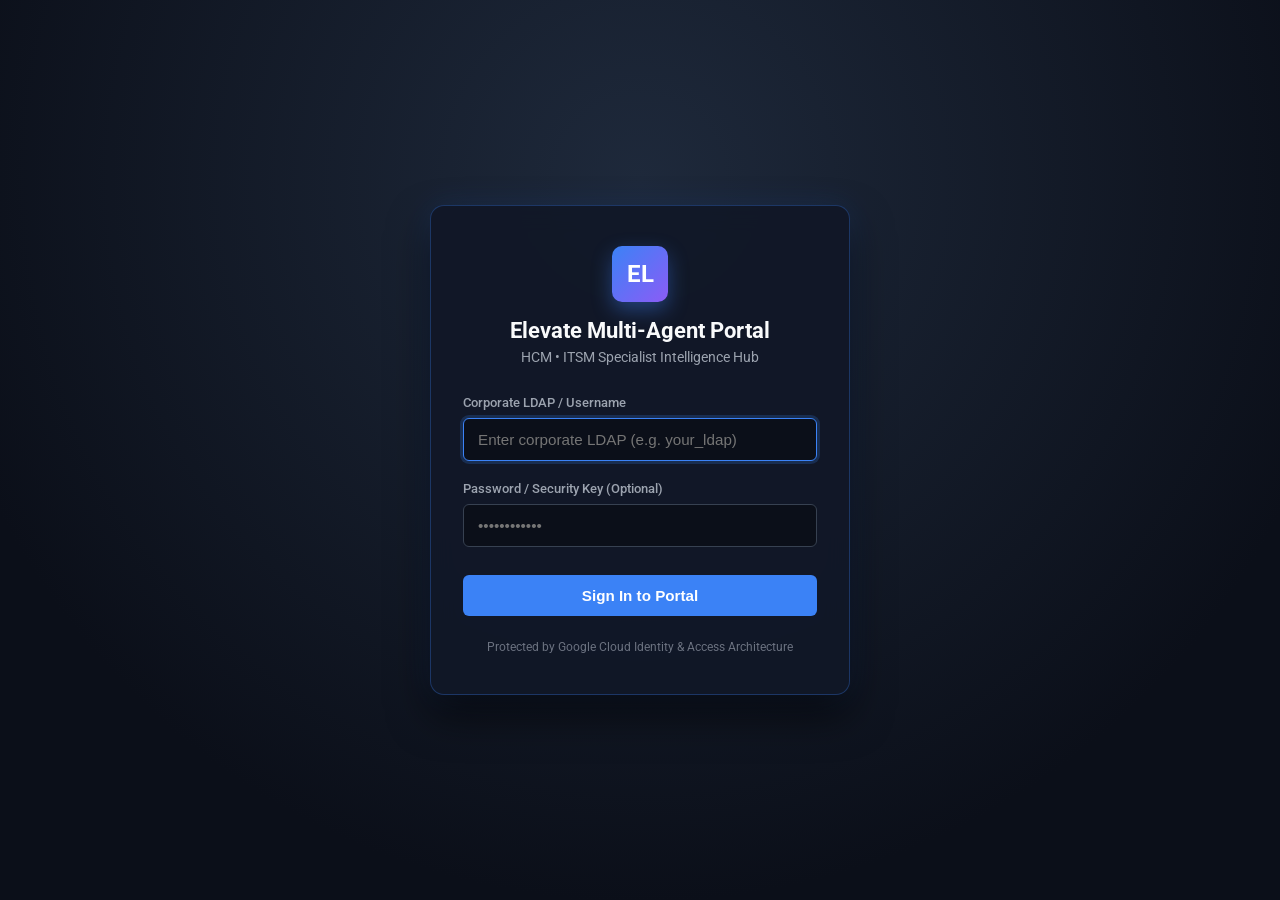
<file: static/login.html>
<!DOCTYPE html>
<html lang="en">
<head>
  <meta charset="UTF-8">
  <meta name="viewport" content="width=device-width, initial-scale=1.0">
  <title>Login — Elevate Multi-Agent Portal</title>
  <link rel="preconnect" href="https://fonts.googleapis.com">
  <link rel="preconnect" href="https://fonts.gstatic.com" crossorigin>
  <link href="https://fonts.googleapis.com/css2?family=Google+Sans:wght@400;500;600;700&family=Roboto+Mono:wght@400;500&family=Roboto:wght@400;500;700&display=swap" rel="stylesheet">
  <link rel="stylesheet" href="/static/styles.css">
  <style>
    body {
      display: flex;
      align-items: center;
      justify-content: center;
      background: radial-gradient(circle at 50% 20%, #1e293b 0%, #0b0f19 75%);
      min-height: 100vh;
      overflow: auto;
    }
    .login-card {
      width: 100%;
      max-width: 420px;
      background: rgba(17, 24, 39, 0.95);
      border: 1px solid rgba(59, 130, 246, 0.3);
      border-radius: var(--radius-lg);
      padding: 40px 32px;
      box-shadow: 0 20px 40px rgba(0, 0, 0, 0.6), 0 0 30px rgba(59, 130, 246, 0.15);
      backdrop-filter: blur(12px);
    }
    .login-header {
      text-align: center;
      margin-bottom: 30px;
    }
    .login-logo {
      width: 56px;
      height: 56px;
      margin: 0 auto 16px;
      background: linear-gradient(135deg, #3B82F6, #8B5CF6);
      border-radius: var(--radius-md);
      display: flex;
      align-items: center;
      justify-content: center;
      font-size: 1.5rem;
      font-weight: 700;
      color: #fff;
      box-shadow: 0 8px 20px rgba(59, 130, 246, 0.4);
    }
    .login-header h1 {
      font-size: 1.35rem;
      font-weight: 700;
      color: var(--text-primary);
      margin-bottom: 6px;
    }
    .login-header p {
      font-size: 0.85rem;
      color: var(--text-secondary);
    }
    .form-group {
      margin-bottom: 20px;
    }
    .form-label {
      display: block;
      font-size: 0.82rem;
      font-weight: 500;
      color: var(--text-secondary);
      margin-bottom: 8px;
    }
    .form-input {
      width: 100%;
      padding: 12px 14px;
      background: var(--bg-main);
      border: 1px solid var(--border-color);
      border-radius: var(--radius-sm);
      color: var(--text-primary);
      font-size: 0.95rem;
      transition: border-color 0.2s, box-shadow 0.2s;
    }
    .form-input:focus {
      outline: none;
      border-color: var(--accent-primary);
      box-shadow: 0 0 0 3px rgba(59, 130, 246, 0.2);
    }
    .btn-submit {
      width: 100%;
      padding: 12px;
      background: var(--accent-primary);
      color: #fff;
      border: none;
      border-radius: var(--radius-sm);
      font-weight: 600;
      font-size: 0.95rem;
      cursor: pointer;
      transition: background 0.2s, transform 0.1s;
      margin-top: 8px;
    }
    .btn-submit:hover {
      background: var(--accent-primary-hover);
    }
    .btn-submit:active {
      transform: scale(0.99);
    }
    .btn-submit:disabled {
      opacity: 0.6;
      cursor: not-allowed;
    }
    .error-box {
      display: none;
      padding: 10px 14px;
      background: rgba(239, 68, 68, 0.15);
      border: 1px solid rgba(239, 68, 68, 0.3);
      border-radius: var(--radius-sm);
      color: #fca5a5;
      font-size: 0.82rem;
      margin-bottom: 18px;
    }
    .login-footer {
      text-align: center;
      margin-top: 24px;
      font-size: 0.75rem;
      color: var(--text-muted);
    }
  </style>
</head>
<body>
  <div class="login-card">
    <div class="login-header">
      <div class="login-logo">EL</div>
      <h1>Elevate Multi-Agent Portal</h1>
      <p>HCM &bull; ITSM Specialist Intelligence Hub</p>
    </div>

    <div id="errorBox" class="error-box"></div>

    <form id="customLoginForm" onsubmit="handleLogin(event)">
      <div class="form-group">
        <label class="form-label" for="customLdapInput">Corporate LDAP / Username</label>
        <input 
          class="form-input" 
          type="text" 
          id="customLdapInput" 
          placeholder="Enter corporate LDAP (e.g. your_ldap)" 
          required 
          autocomplete="username"
          autofocus
        />
      </div>

      <div class="form-group">
        <label class="form-label" for="customPasswordInput">Password / Security Key (Optional)</label>
        <input 
          class="form-input" 
          type="password" 
          id="customPasswordInput" 
          placeholder="••••••••••••" 
          autocomplete="current-password"
        />
      </div>

      <button type="submit" id="submitBtn" class="btn-submit">Sign In to Portal</button>
    </form>

    <div class="login-footer">
      Protected by Google Cloud Identity &amp; Access Architecture
    </div>
  </div>

  <script>
    async function handleLogin(e) {
      e.preventDefault();
      const errBox = document.getElementById('errorBox');
      const submitBtn = document.getElementById('submitBtn');
      const ldapInput = document.getElementById('customLdapInput');
      const ldap = ldapInput.value.trim();

      if (!ldap) return;

      errBox.style.display = 'none';
      submitBtn.disabled = true;
      submitBtn.innerText = 'Signing in...';

      try {
        const res = await fetch('/api/auth/login', {
          method: 'POST',
          headers: { 'Content-Type': 'application/json' },
          body: JSON.stringify({ ldap: ldap })
        });
        if (!res.ok) {
          const data = await res.json();
          throw new Error(data.detail || 'Login failed');
        }
        const session = await res.json();
        localStorage.setItem('elevate_session', JSON.stringify(session));
        window.location.href = '/';
      } catch (err) {
        errBox.innerText = err.message;
        errBox.style.display = 'block';
        submitBtn.disabled = false;
        submitBtn.innerText = 'Sign In to Portal';
      }
    }
  </script>
</body>
</html>
</file>
<file: static/styles.css>
:root {
  --bg-main: #0B0F19;
  --bg-sidebar: #111827;
  --bg-card: #1F2937;
  --bg-card-hover: #2D3748;
  --border-color: #374151;
  --text-primary: #F9FAFB;
  --text-secondary: #9CA3AF;
  --text-muted: #6B7280;
  --accent-primary: #3B82F6;
  --accent-primary-hover: #2563EB;
  --accent-success: #10B981;
  --accent-warning: #F59E0B;
  --accent-danger: #EF4444;
  --accent-purple: #8B5CF6;
  --accent-cyan: #06B6D4;
  --radius-sm: 6px;
  --radius-md: 10px;
  --radius-lg: 14px;
  --font-sans: 'Google Sans', -apple-system, BlinkMacSystemFont, 'Segoe UI', Roboto, sans-serif;
  --font-mono: 'Roboto Mono', monospace;
}

* {
  box-sizing: border-box;
  margin: 0;
  padding: 0;
}

body {
  font-family: var(--font-sans);
  background-color: var(--bg-main);
  color: var(--text-primary);
  height: 100vh;
  overflow: hidden;
  display: flex;
}

.app-container,
.app-layout {
  display: flex;
  width: 100vw;
  height: 100vh;
}

/* Sidebar */
.sidebar {
  width: 400px;
  min-width: 360px;
  background-color: var(--bg-sidebar);
  border-right: 1px solid var(--border-color);
  display: flex;
  flex-direction: column;
  padding: 16px;
  gap: 12px;
  overflow-y: auto;
}

.brand {
  display: flex;
  align-items: center;
  gap: 12px;
  padding-bottom: 10px;
  border-bottom: 1px solid var(--border-color);
}

.brand-logo,
.logo-icon {
  width: 42px;
  height: 42px;
  background: linear-gradient(135deg, #3B82F6, #8B5CF6);
  border-radius: var(--radius-md);
  display: flex;
  align-items: center;
  justify-content: center;
  font-weight: 700;
  font-size: 1.15rem;
  color: #fff;
  box-shadow: 0 4px 12px rgba(59, 130, 246, 0.3);
  flex-shrink: 0;
}

.brand-info,
.brand-text {
  display: flex;
  flex-direction: column;
}

.brand-info h2,
.brand-title {
  font-size: 1.05rem;
  font-weight: 600;
  color: var(--text-primary);
}

.brand-sub {
  font-size: 0.72rem;
  color: #60A5FA;
  font-weight: 500;
}

.badge {
  display: inline-block;
  padding: 2px 8px;
  font-size: 0.7rem;
  font-weight: 600;
  border-radius: 9999px;
  text-transform: uppercase;
}

.badge-primary {
  background-color: rgba(59, 130, 246, 0.2);
  color: #60A5FA;
  border: 1px solid rgba(59, 130, 246, 0.4);
}

.section-title {
  font-size: 0.7rem;
  font-weight: 700;
  letter-spacing: 0.06em;
  color: var(--text-muted);
  text-transform: uppercase;
  margin-top: 2px;
}

/* Agent Mode Selector */
.agent-mode-selector,
.agent-mode-selector-tri {
  display: grid;
  grid-template-columns: 1fr 1fr 1fr 1fr;
  gap: 4px;
  background-color: var(--bg-card);
  padding: 4px;
  border-radius: var(--radius-md);
  border: 1px solid var(--border-color);
}

.token-config-box {
  background-color: var(--bg-card);
  border: 1px solid var(--border-color);
  border-radius: var(--radius-md);
  padding: 8px 10px;
  display: flex;
  flex-direction: column;
  gap: 6px;
}

.token-config-box label {
  font-size: 0.72rem;
  color: var(--text-secondary);
  font-weight: 500;
}

.token-input-wrapper {
  display: flex;
  align-items: center;
  background-color: var(--bg-main);
  border: 1px solid var(--border-color);
  border-radius: var(--radius-sm);
  padding: 2px 6px;
}

.token-input-wrapper input {
  flex: 1;
  background: none;
  border: none;
  outline: none;
  color: var(--text-primary);
  font-family: var(--font-mono);
  font-size: 0.75rem;
  padding: 4px 2px;
}

.btn-toggle-token {
  background: none;
  border: none;
  cursor: pointer;
  font-size: 0.85rem;
  opacity: 0.7;
  transition: opacity 0.15s;
}

.btn-toggle-token:hover {
  opacity: 1;
}

.mode-btn {
  background: none;
  border: none;
  color: var(--text-secondary);
  font-size: 0.72rem;
  font-weight: 600;
  padding: 6px 2px;
  border-radius: var(--radius-sm);
  cursor: pointer;
  display: flex;
  align-items: center;
  justify-content: center;
  gap: 3px;
  transition: all 0.15s ease;
}

.mode-btn.active {
  background-color: var(--accent-primary);
  color: white;
  box-shadow: 0 2px 6px rgba(59, 130, 246, 0.4);
}

.model-select-wrapper {
  width: 100%;
}

.model-select {
  width: 100%;
  background-color: var(--bg-card);
  border: 1px solid var(--border-color);
  color: var(--text-primary);
  border-radius: var(--radius-md);
  padding: 6px 10px;
  font-size: 0.78rem;
  font-family: var(--font-sans);
  outline: none;
  cursor: pointer;
}

.model-select:focus {
  border-color: var(--accent-primary);
}

.employee-card {
  display: flex;
  align-items: center;
  gap: 10px;
  background-color: var(--bg-card);
  border: 1px solid var(--border-color);
  border-radius: var(--radius-md);
  padding: 8px 10px;
}

.emp-avatar {
  width: 36px;
  height: 36px;
  border-radius: 50%;
  background: linear-gradient(135deg, #10B981, #059669);
  color: white;
  display: flex;
  align-items: center;
  justify-content: center;
  font-weight: 700;
  font-size: 0.9rem;
}

.emp-details {
  display: flex;
  flex-direction: column;
}

.emp-name {
  font-weight: 600;
  font-size: 0.88rem;
}

.emp-title {
  font-size: 0.72rem;
  color: var(--text-secondary);
}

.emp-id {
  font-size: 0.7rem;
  color: #10B981;
  font-family: var(--font-mono);
  font-weight: 600;
  margin-top: 1px;
}

.balances-grid {
  display: grid;
  grid-template-columns: 1fr 1fr;
  gap: 6px;
}

.balance-card {
  background-color: var(--bg-card);
  border: 1px solid var(--border-color);
  border-radius: var(--radius-md);
  padding: 6px 8px;
  display: flex;
  flex-direction: column;
  gap: 2px;
}

.balance-header {
  display: flex;
  justify-content: space-between;
  align-items: center;
  font-size: 0.76rem;
  font-weight: 600;
}

.balance-badge {
  background-color: rgba(16, 185, 129, 0.2);
  color: #34D399;
  padding: 2px 5px;
  border-radius: 4px;
  font-size: 0.7rem;
  font-family: var(--font-mono);
}

.balance-sub {
  font-size: 0.66rem;
  color: var(--text-muted);
}

.tickets-summary-card, .policy-summary-card {
  background-color: var(--bg-card);
  border: 1px solid var(--border-color);
  border-radius: var(--radius-md);
  padding: 8px 10px;
  display: flex;
  flex-direction: column;
  gap: 4px;
}

.tickets-summary-header, .policy-summary-header {
  display: flex;
  justify-content: space-between;
  align-items: center;
  font-size: 0.78rem;
  font-weight: 600;
}

.badge-tickets {
  background-color: rgba(6, 182, 212, 0.2);
  color: #22D3EE;
  padding: 2px 5px;
  border-radius: 4px;
  font-size: 0.7rem;
  font-family: var(--font-mono);
}

.badge-policy {
  background-color: rgba(139, 92, 246, 0.2);
  color: #C4B5FD;
  padding: 2px 5px;
  border-radius: 4px;
  font-size: 0.7rem;
  font-family: var(--font-mono);
}

.ticket-snippet, .policy-snippet {
  font-size: 0.72rem;
  color: var(--text-secondary);
  background-color: #111827;
  padding: 5px 7px;
  border-radius: var(--radius-sm);
  border: 1px solid rgba(255, 255, 255, 0.05);
}

.isolation-notice {
  display: flex;
  gap: 8px;
  background-color: rgba(245, 158, 11, 0.1);
  border: 1px solid rgba(245, 158, 11, 0.3);
  border-radius: var(--radius-md);
  padding: 6px 8px;
  color: #FCD34D;
  font-size: 0.72rem;
  align-items: flex-start;
}

.isolation-notice p {
  font-size: 0.68rem;
  color: #FDE68A;
  margin-top: 1px;
}

.quick-actions {
  display: flex;
  flex-direction: column;
  gap: 5px;
}

.action-btn {
  background-color: var(--bg-card);
  border: 1px solid var(--border-color);
  border-radius: var(--radius-sm);
  color: var(--text-primary);
  padding: 6px 8px;
  font-size: 0.75rem;
  text-align: left;
  cursor: pointer;
  display: flex;
  align-items: center;
  gap: 6px;
  transition: all 0.15s ease;
}

.action-btn:hover {
  background-color: var(--bg-card-hover);
  border-color: var(--accent-primary);
}

.policy-btn:hover {
  border-color: var(--accent-purple);
  color: #DDD6FE;
}

.danger-test-btn:hover {
  border-color: var(--accent-danger);
  color: #FCA5A5;
}

.service-status {
  display: flex;
  align-items: center;
  gap: 8px;
  margin-top: auto;
  padding: 6px 10px;
  background-color: var(--bg-card);
  border: 1px solid var(--border-color);
  border-radius: var(--radius-md);
}

.status-indicator {
  width: 8px;
  height: 8px;
  border-radius: 50%;
}

.status-indicator.online {
  background-color: var(--accent-success);
  box-shadow: 0 0 6px var(--accent-success);
}

.status-title {
  font-size: 0.78rem;
  font-weight: 600;
}

.status-sub {
  font-size: 0.68rem;
  color: var(--text-muted);
  font-family: var(--font-mono);
}

/* Chat Workspace */
.chat-workspace {
  flex: 1;
  display: flex;
  flex-direction: column;
  height: 100vh;
  background-color: var(--bg-main);
}

.chat-header {
  display: flex;
  justify-content: space-between;
  align-items: center;
  padding: 12px 20px;
  border-bottom: 1px solid var(--border-color);
  background-color: var(--bg-sidebar);
}

.chat-header h1 {
  font-size: 1.1rem;
  font-weight: 600;
}

.chat-header .subtitle {
  font-size: 0.76rem;
  color: var(--text-muted);
  margin-top: 2px;
}

.header-right {
  display: flex;
  align-items: center;
  gap: 8px;
}

.security-chip {
  display: flex;
  align-items: center;
  gap: 5px;
  background-color: var(--bg-card);
  border: 1px solid var(--border-color);
  border-radius: 9999px;
  padding: 3px 8px;
  font-size: 0.72rem;
  color: var(--text-secondary);
}

.btn {
  border: none;
  border-radius: var(--radius-sm);
  padding: 6px 12px;
  font-size: 0.8rem;
  font-weight: 500;
  cursor: pointer;
  transition: all 0.15s ease;
}

.btn-sm {
  padding: 4px 8px;
  font-size: 0.72rem;
}

.btn-primary {
  background-color: var(--accent-primary);
  color: white;
}

.btn-primary:hover {
  background-color: var(--accent-primary-hover);
}

.btn-secondary {
  background-color: var(--bg-card);
  border: 1px solid var(--border-color);
  color: var(--text-secondary);
}

.btn-secondary:hover {
  background-color: var(--bg-card-hover);
  color: var(--text-primary);
}

.chat-stream {
  flex: 1;
  padding: 20px;
  overflow-y: auto;
  display: flex;
  flex-direction: column;
  gap: 14px;
}

.message-row {
  display: flex;
  width: 100%;
}

.message-row.user {
  justify-content: flex-end;
}

.message-row.agent,
.message-row.system {
  justify-content: flex-start;
}

.user-bubble {
  max-width: 70%;
  background: linear-gradient(135deg, #2563EB, #1D4ED8);
  color: #fff;
  padding: 10px 16px;
  border-radius: var(--radius-lg) var(--radius-lg) 2px var(--radius-lg);
  font-size: 0.9rem;
  line-height: 1.5;
  box-shadow: 0 4px 12px rgba(37, 99, 235, 0.2);
}

.agent-bubble {
  max-width: 80%;
  background-color: var(--bg-card);
  border: 1px solid var(--border-color);
  color: var(--text-primary);
  padding: 14px 18px;
  border-radius: var(--radius-lg) var(--radius-lg) var(--radius-lg) 2px;
  font-size: 0.9rem;
  line-height: 1.6;
  box-shadow: 0 4px 12px rgba(0, 0, 0, 0.2);
}

.agent-tag {
  display: inline-flex;
  align-items: center;
  gap: 5px;
  background-color: rgba(59, 130, 246, 0.15);
  border: 1px solid rgba(59, 130, 246, 0.3);
  color: #93C5FD;
  font-size: 0.72rem;
  font-weight: 600;
  padding: 2px 6px;
  border-radius: 4px;
  margin-bottom: 6px;
}

.agent-tag.policy {
  background-color: rgba(139, 92, 246, 0.15);
  border-color: rgba(139, 92, 246, 0.3);
  color: #DDD6FE;
}

.agent-tag.itsm {
  background-color: rgba(6, 182, 212, 0.15);
  border-color: rgba(6, 182, 212, 0.3);
  color: #67E8F9;
}

.system-bubble {
  max-width: 85%;
  background-color: rgba(59, 130, 246, 0.1);
  border: 1px solid rgba(59, 130, 246, 0.3);
  color: #93C5FD;
  padding: 10px 16px;
  border-radius: var(--radius-md);
  font-size: 0.84rem;
  line-height: 1.5;
}

.tool-call-badge {
  margin-top: 8px;
  padding: 5px 8px;
  background-color: rgba(139, 92, 246, 0.15);
  border: 1px solid rgba(139, 92, 246, 0.4);
  border-radius: var(--radius-sm);
  font-size: 0.72rem;
  font-family: var(--font-mono);
  color: #C4B5FD;
  display: flex;
  align-items: center;
  gap: 6px;
}

/* Voice Status Banner */
.voice-status-banner {
  background: linear-gradient(90deg, #DC2626, #991B1B);
  color: white;
  padding: 6px 18px;
  font-size: 0.8rem;
  display: flex;
  align-items: center;
  justify-content: space-between;
  border-top: 1px solid #EF4444;
}

.voice-status-left {
  display: flex;
  align-items: center;
}

.recording-pulse {
  width: 9px;
  height: 9px;
  background-color: #F87171;
  border-radius: 50%;
  display: inline-block;
  margin-right: 8px;
  animation: pulse-red 1.2s infinite;
}

@keyframes pulse-red {
  0% { transform: scale(0.95); box-shadow: 0 0 0 0 rgba(239, 68, 68, 0.7); }
  70% { transform: scale(1.2); box-shadow: 0 0 0 8px rgba(239, 68, 68, 0); }
  100% { transform: scale(0.95); box-shadow: 0 0 0 0 rgba(239, 68, 68, 0); }
}

.btn-voice-cancel {
  background: white;
  color: #991B1B;
  border: none;
  border-radius: var(--radius-sm);
  padding: 3px 10px;
  font-weight: 600;
  font-size: 0.72rem;
  cursor: pointer;
}

/* Chat Composer */
.chat-composer-area {
  padding: 12px 20px;
  border-top: 1px solid var(--border-color);
  background-color: var(--bg-sidebar);
}

.composer-form {
  display: flex;
  gap: 8px;
  background-color: var(--bg-main);
  border: 1px solid var(--border-color);
  border-radius: var(--radius-md);
  padding: 6px 10px;
  align-items: center;
}

.composer-form:focus-within {
  border-color: var(--accent-primary);
  box-shadow: 0 0 0 2px rgba(59, 130, 246, 0.2);
}

.composer-form textarea {
  flex: 1;
  background: none;
  border: none;
  outline: none;
  color: var(--text-primary);
  font-family: var(--font-sans);
  font-size: 0.9rem;
  resize: none;
  max-height: 120px;
  line-height: 1.5;
}

/* Integrated Voice Controls */
.voice-control-group {
  display: flex;
  align-items: center;
  gap: 3px;
  background-color: var(--bg-card);
  padding: 2px 4px;
  border-radius: var(--radius-sm);
  border: 1px solid var(--border-color);
}

.btn-voice-lang-pill {
  background: none;
  border: none;
  color: #93C5FD;
  font-size: 0.72rem;
  font-weight: 600;
  padding: 3px 5px;
  border-radius: var(--radius-sm);
  cursor: pointer;
  transition: all 0.15s ease;
  white-space: nowrap;
}

.btn-voice-lang-pill:hover {
  background-color: rgba(59, 130, 246, 0.2);
}

.mic-btn {
  background: none;
  border: none;
  color: var(--text-primary);
  width: 30px;
  height: 30px;
  border-radius: var(--radius-sm);
  display: flex;
  align-items: center;
  justify-content: center;
  font-size: 1.1rem;
  cursor: pointer;
  transition: all 0.2s ease;
}

.mic-btn:hover {
  background-color: var(--bg-card-hover);
  color: #60A5FA;
}

.mic-btn.recording {
  background-color: #EF4444 !important;
  color: white !important;
  animation: pulse-red 1.2s infinite;
}

.send-btn {
  display: flex;
  align-items: center;
  gap: 5px;
  height: 36px;
  padding: 0 14px;
}

.composer-footnote {
  font-size: 0.68rem;
  color: var(--text-muted);
  text-align: center;
  margin-top: 6px;
}

table {
  width: 100%;
  border-collapse: collapse;
  margin: 8px 0;
  font-size: 0.82rem;
}

table th, table td {
  border: 1px solid var(--border-color);
  padding: 5px 8px;
  text-align: left;
}

table th {
  background-color: #111827;
  color: #E5E7EB;
}

a {
  color: #60A5FA;
  text-decoration: underline;
}

a:hover {
  color: #93C5FD;
}
</file>
